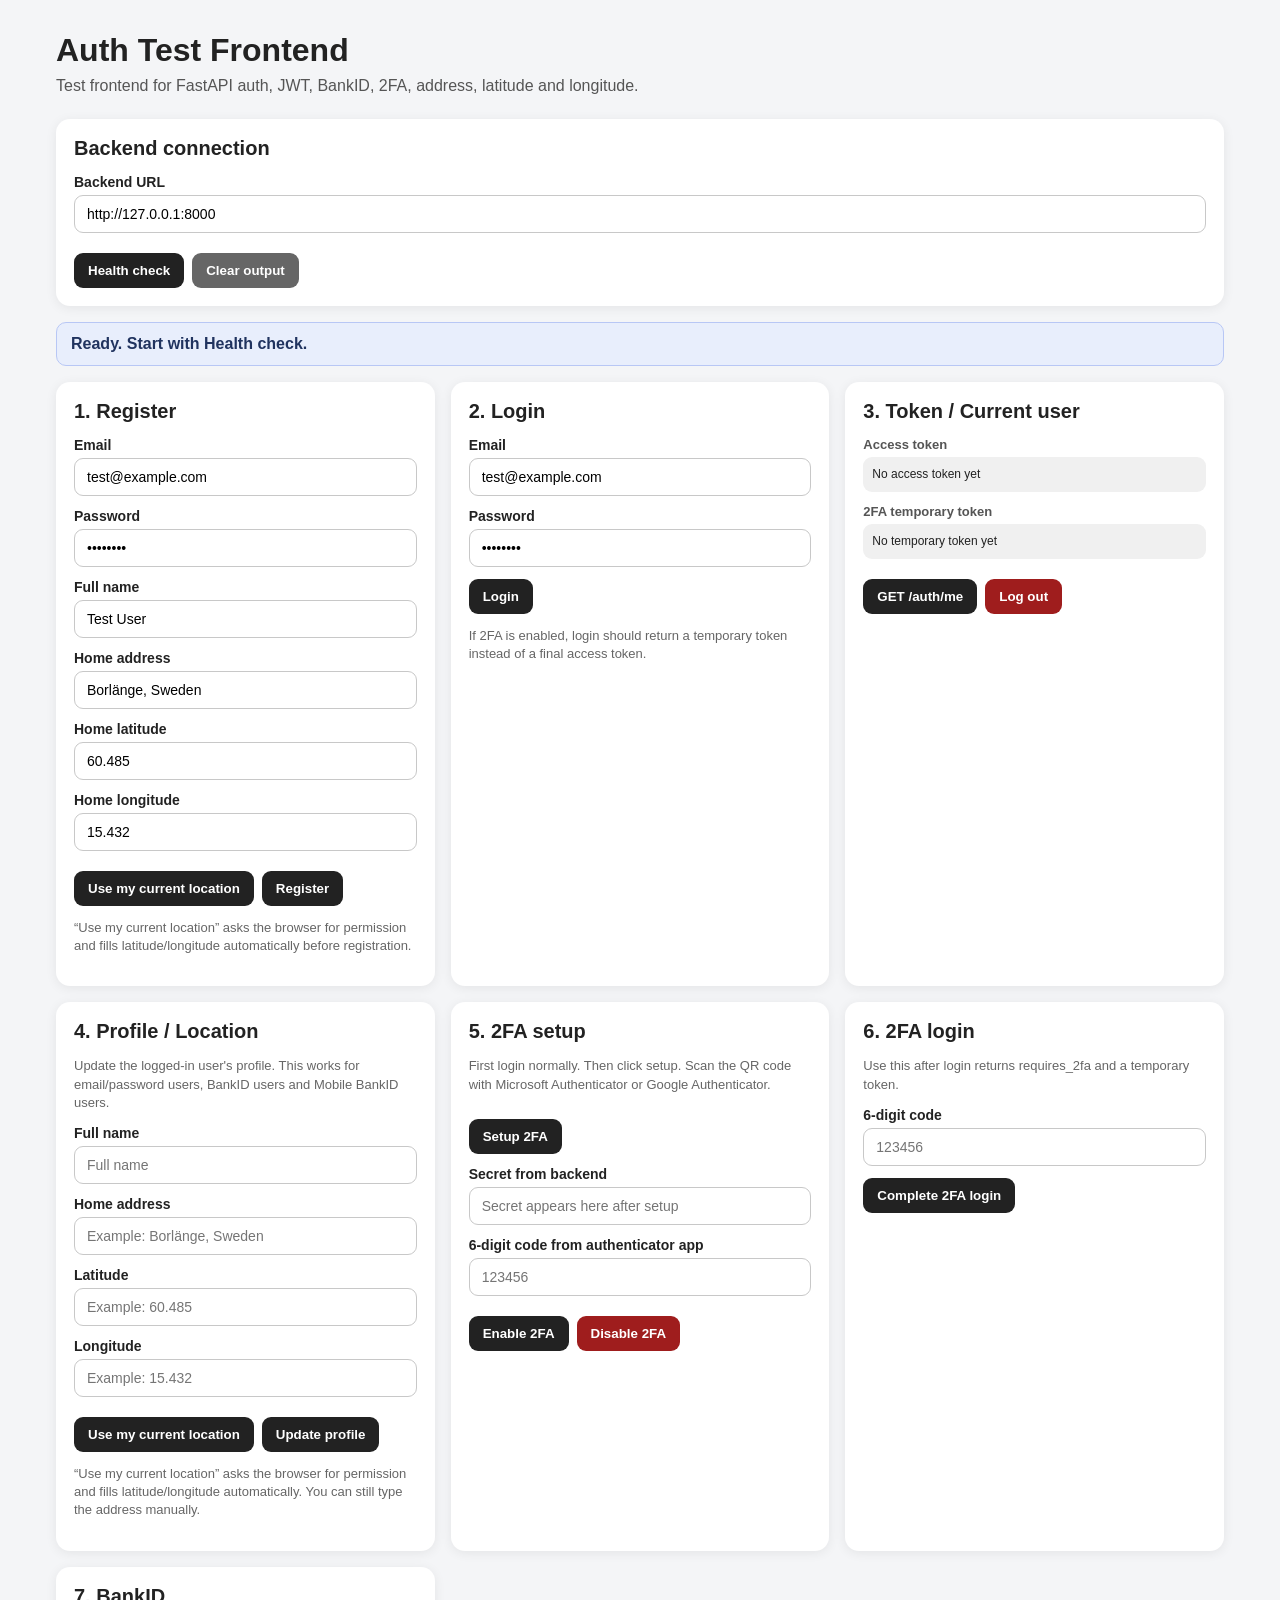
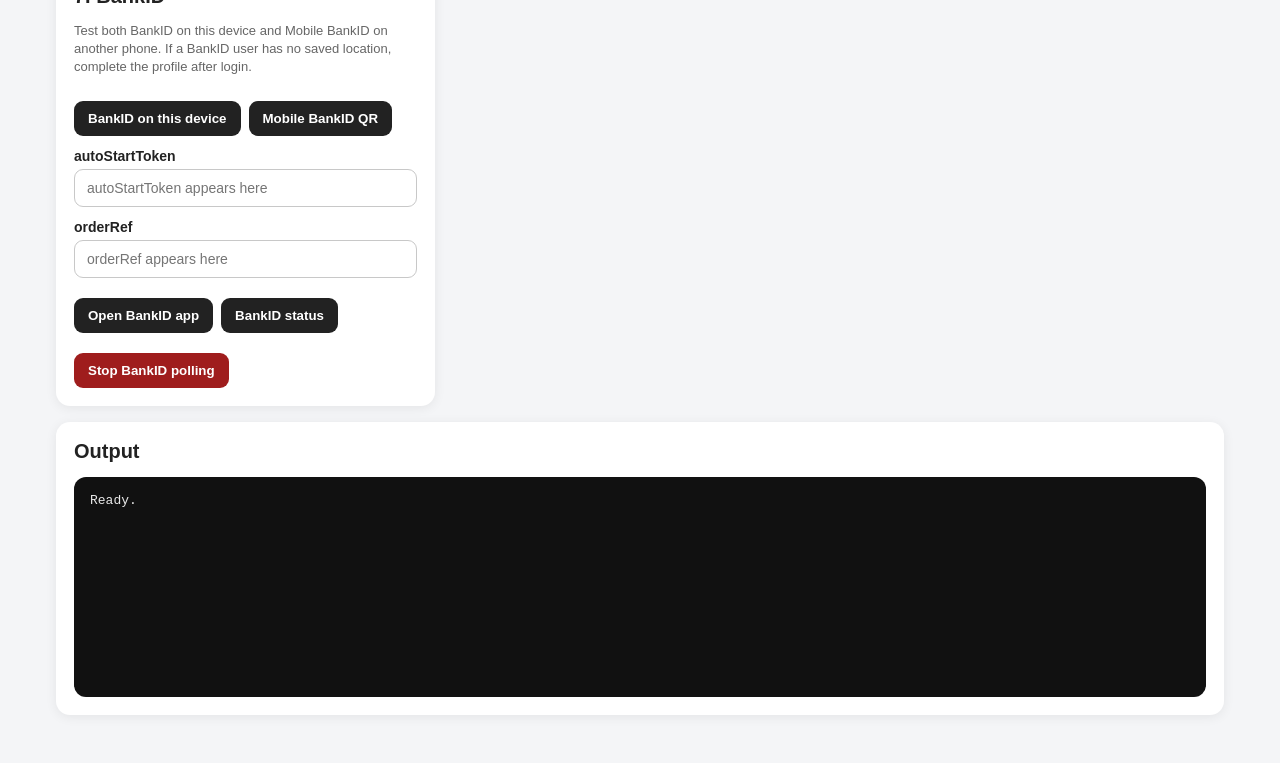
<file: frontend/index.html>
<!doctype html>
<html lang="en">
  <head>
    <meta charset="UTF-8" />
    <meta name="viewport" content="width=device-width, initial-scale=1.0" />
    <title>Auth Test Frontend</title>
    <link rel="stylesheet" href="style.css" />
    <script src="script.js" defer></script>
  </head>

  <body>
    <main class="page">
      <header class="header">
        <h1>Auth Test Frontend</h1>
        <p>
          Test frontend for FastAPI auth, JWT, BankID, 2FA, address, latitude
          and longitude.
        </p>
      </header>

      <section class="card full-width">
        <h2>Backend connection</h2>

        <label for="apiBase">Backend URL</label>
        <input id="apiBase" value="http://127.0.0.1:8000" />

        <div class="button-row">
          <button type="button" onclick="healthCheck()">Health check</button>
          <button type="button" class="secondary" onclick="clearOutput()">
            Clear output
          </button>
        </div>
      </section>

      <section class="status-box" id="statusBox">
        Ready. Start with Health check.
      </section>

      <section class="grid">
        <div class="card">
          <h2>1. Register</h2>

          <label for="registerEmail">Email</label>
          <input id="registerEmail" value="test@example.com" />

          <label for="registerPassword">Password</label>
          <input id="registerPassword" type="password" value="test1234" />

          <label for="registerName">Full name</label>
          <input id="registerName" value="Test User" />

          <label for="homeAddress">Home address</label>
          <input id="homeAddress" value="Borlänge, Sweden" />

          <label for="homeLat">Home latitude</label>
          <input id="homeLat" value="60.485" />

          <label for="homeLon">Home longitude</label>
          <input id="homeLon" value="15.432" />

          <div class="button-row">
            <button type="button" onclick="useCurrentLocationForRegister()">
              Use my current location
            </button>

            <button type="button" onclick="registerUser()">Register</button>
          </div>

          <p class="hint">
            “Use my current location” asks the browser for permission and fills
            latitude/longitude automatically before registration.
          </p>
        </div>

        <div class="card">
          <h2>2. Login</h2>

          <label for="loginEmail">Email</label>
          <input id="loginEmail" value="test@example.com" />

          <label for="loginPassword">Password</label>
          <input id="loginPassword" type="password" value="test1234" />

          <button type="button" onclick="loginUser()">Login</button>

          <p class="hint">
            If 2FA is enabled, login should return a temporary token instead of
            a final access token.
          </p>
        </div>

        <div class="card">
          <h2>3. Token / Current user</h2>

          <p class="label-text">Access token</p>
          <div id="accessTokenBox" class="token-box">No access token yet</div>

          <p class="label-text">2FA temporary token</p>
          <div id="tempTokenBox" class="token-box">No temporary token yet</div>

          <div class="button-row">
            <button type="button" onclick="getMe()">GET /auth/me</button>
            <button type="button" class="danger" onclick="clearTokens()">
              Log out
            </button>
          </div>
        </div>

        <div class="card">
          <h2>4. Profile / Location</h2>

          <p class="hint">
            Update the logged-in user's profile. This works for email/password
            users, BankID users and Mobile BankID users.
          </p>

          <label for="profileFullName">Full name</label>
          <input id="profileFullName" placeholder="Full name" />

          <label for="profileHomeAddress">Home address</label>
          <input id="profileHomeAddress" placeholder="Example: Borlänge, Sweden" />

          <label for="profileHomeLat">Latitude</label>
          <input id="profileHomeLat" placeholder="Example: 60.485" />

          <label for="profileHomeLon">Longitude</label>
          <input id="profileHomeLon" placeholder="Example: 15.432" />

          <div class="button-row">
            <button type="button" onclick="useCurrentLocationForProfile()">
              Use my current location
            </button>

            <button type="button" onclick="updateProfile()">
              Update profile
            </button>
          </div>

          <p class="hint">
            “Use my current location” asks the browser for permission and fills
            latitude/longitude automatically. You can still type the address
            manually.
          </p>
        </div>

        <div class="card">
          <h2>5. 2FA setup</h2>

          <p class="hint">
            First login normally. Then click setup. Scan the QR code with
            Microsoft Authenticator or Google Authenticator.
          </p>

          <button type="button" onclick="setup2FA()">Setup 2FA</button>

          <label for="twoFaSecret">Secret from backend</label>
          <input
            id="twoFaSecret"
            placeholder="Secret appears here after setup"
            readonly
          />

          <div id="twoFaQrWrapper" class="qr-wrapper hidden">
            <p class="hint">Scan this QR code with your authenticator app:</p>

            <img id="twoFaQrImage" class="qr-image" alt="2FA QR code" />

            <p class="label-text">QR image URL</p>
            <div id="twoFaQrUrl" class="token-box">No QR URL yet</div>
          </div>

          <label for="twoFaCode">6-digit code from authenticator app</label>
          <input id="twoFaCode" placeholder="123456" />

          <div class="button-row">
            <button type="button" onclick="enable2FA()">Enable 2FA</button>
            <button type="button" class="danger" onclick="disable2FA()">
              Disable 2FA
            </button>
          </div>
        </div>

        <div class="card">
          <h2>6. 2FA login</h2>

          <p class="hint">
            Use this after login returns requires_2fa and a temporary token.
          </p>

          <label for="loginTwoFaCode">6-digit code</label>
          <input id="loginTwoFaCode" placeholder="123456" />

          <button type="button" onclick="complete2FALogin()">
            Complete 2FA login
          </button>
        </div>

        <div class="card">
          <h2>7. BankID</h2>

          <p class="hint">
            Test both BankID on this device and Mobile BankID on another phone.
            If a BankID user has no saved location, complete the profile after
            login.
          </p>

          <div class="button-row">
            <button type="button" onclick="bankIdSameDeviceStart()">
              BankID on this device
            </button>

            <button type="button" onclick="bankIdMobileQrStart()">
              Mobile BankID QR
            </button>
          </div>

          <label for="bankIdAutoStartToken">autoStartToken</label>
          <input
            id="bankIdAutoStartToken"
            placeholder="autoStartToken appears here"
            readonly
          />

          <label for="bankIdOrderRef">orderRef</label>
          <input id="bankIdOrderRef" placeholder="orderRef appears here" />

          <div id="mobileBankIdQrWrapper" class="qr-wrapper hidden">
            <p class="hint">
              Scan this QR code with the BankID app on your extra phone.
            </p>

            <img
              id="mobileBankIdQrImage"
              class="qr-image"
              alt="Mobile BankID QR code"
            />

            <p class="label-text">Current Mobile BankID QR data</p>
            <div id="mobileBankIdQrData" class="token-box">No QR data yet</div>
          </div>

          <div class="button-row">
            <button type="button" onclick="openBankIdApp()">
              Open BankID app
            </button>

            <button type="button" onclick="bankIdStatus()">
              BankID status
            </button>

            <button type="button" class="danger" onclick="stopBankIdPolling()">
              Stop BankID polling
            </button>
          </div>
        </div>
      </section>

      <section class="card full-width">
        <h2>Output</h2>
        <pre id="output">Ready.</pre>
      </section>
    </main>
  </body>
</html>
</file>
<file: frontend/style.css>
* {
  box-sizing: border-box;
}

body {
  margin: 0;
  font-family: Arial, sans-serif;
  background: #f4f5f7;
  color: #222;
}

.page {
  max-width: 1200px;
  margin: 0 auto;
  padding: 32px 16px;
}

.header {
  margin-bottom: 24px;
}

.header h1 {
  margin: 0 0 8px;
  font-size: 32px;
}

.header p {
  margin: 0;
  color: #555;
}

.grid {
  display: grid;
  grid-template-columns: repeat(auto-fit, minmax(320px, 1fr));
  gap: 16px;
  margin: 16px 0;
}

.card {
  background: #fff;
  border-radius: 14px;
  padding: 18px;
  box-shadow: 0 2px 12px rgba(0, 0, 0, 0.07);
}

.full-width {
  width: 100%;
  margin-bottom: 16px;
}

.card h2 {
  margin-top: 0;
  margin-bottom: 14px;
  font-size: 20px;
}

label {
  display: block;
  margin-top: 12px;
  margin-bottom: 5px;
  font-size: 14px;
  font-weight: bold;
}

input {
  width: 100%;
  padding: 10px 12px;
  border: 1px solid #c8c8c8;
  border-radius: 9px;
  font-size: 14px;
}

input:focus {
  outline: 2px solid #333;
  border-color: #333;
}

button {
  margin-top: 12px;
  padding: 10px 14px;
  border: none;
  border-radius: 9px;
  background: #222;
  color: white;
  font-weight: bold;
  cursor: pointer;
}

button:hover {
  opacity: 0.88;
}

button.secondary {
  background: #666;
}

button.danger {
  background: #9f1d1d;
}

.button-row {
  display: flex;
  gap: 8px;
  flex-wrap: wrap;
  margin-top: 8px;
}

.hint {
  font-size: 13px;
  color: #666;
  line-height: 1.4;
}

.label-text {
  margin: 12px 0 5px;
  font-size: 13px;
  font-weight: bold;
  color: #555;
}

.token-box {
  min-height: 34px;
  padding: 9px;
  border-radius: 9px;
  background: #f0f0f0;
  font-size: 12px;
  word-break: break-all;
  line-height: 1.4;
}

.qr-wrapper {
  margin-top: 14px;
  padding: 12px;
  border: 1px dashed #bbb;
  border-radius: 12px;
  background: #fafafa;
}

.qr-image {
  width: 190px;
  height: 190px;
  display: block;
  margin: 10px 0;
  padding: 8px;
  border: 1px solid #ddd;
  border-radius: 10px;
  background: white;
}

.hidden {
  display: none;
}

pre {
  min-height: 220px;
  margin: 0;
  padding: 16px;
  border-radius: 12px;
  background: #111;
  color: #e8e8e8;
  overflow-x: auto;
  white-space: pre-wrap;
  word-break: break-word;
}

.status-box {
  margin: 16px 0;
  padding: 12px 14px;
  border-radius: 10px;
  background: #e8eefc;
  border: 1px solid #b8c7f5;
  color: #20335f;
  font-weight: bold;
}

.status-box.success {
  background: #e7f7ec;
  border-color: #9bd3ad;
  color: #1f5c32;
}

.status-box.error {
  background: #fdeaea;
  border-color: #e3a1a1;
  color: #8a1f1f;
}

.status-box.warning {
  background: #fff6df;
  border-color: #e5c469;
  color: #705000;
}

.status-box.loading {
  background: #eeeeee;
  border-color: #cccccc;
  color: #333333;
}

.qr-wrapper {
  margin-top: 14px;
  padding: 12px;
  border: 1px dashed #bbb;
  border-radius: 12px;
  background: #fafafa;
}

.qr-image {
  width: 190px;
  height: 190px;
  display: block;
  margin: 10px 0;
  padding: 8px;
  border: 1px solid #ddd;
  border-radius: 10px;
  background: white;
}

.hidden {
  display: none;
}
</file>
